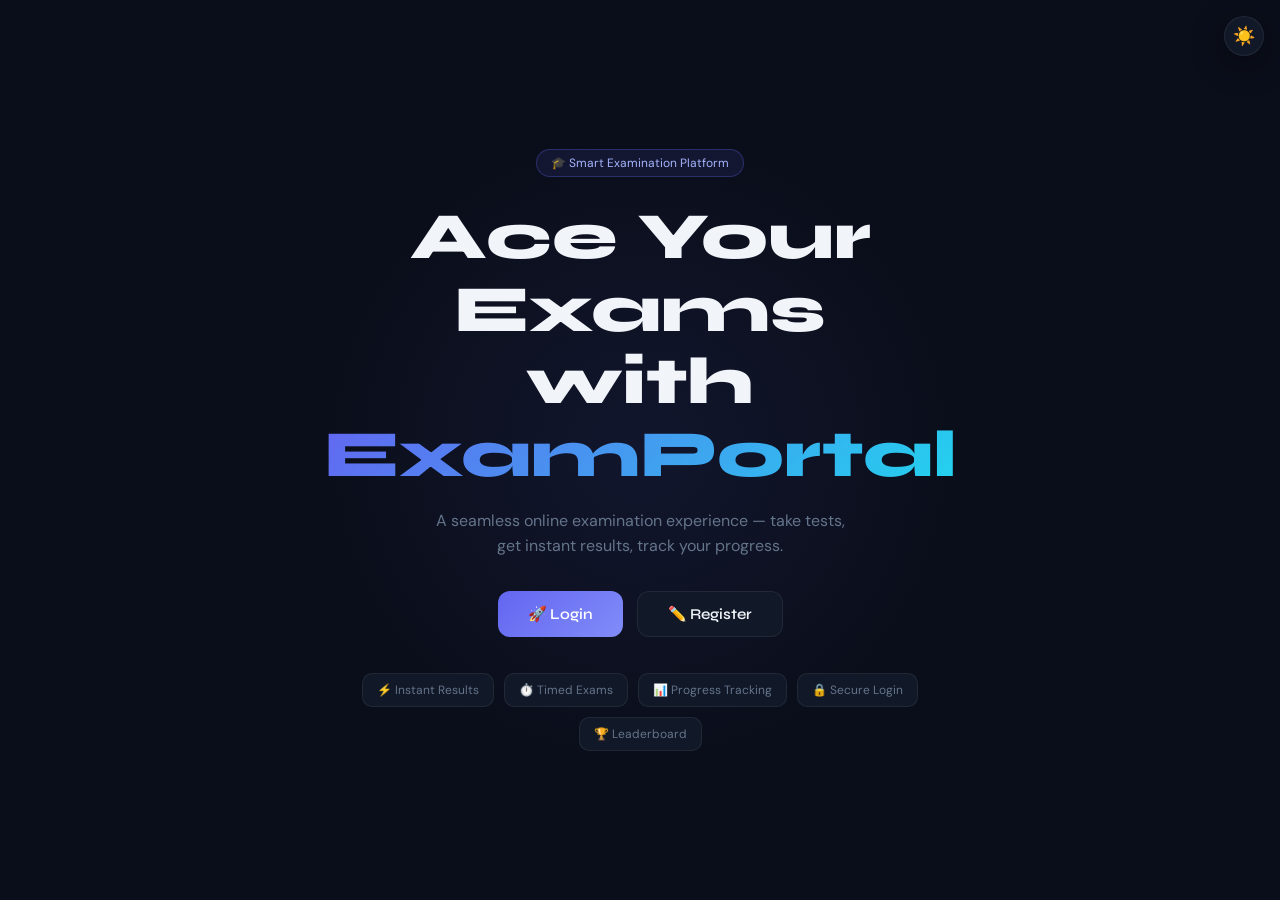
<file: frontend/index.html>
<!DOCTYPE html>
<html lang="en">
<head>
  <meta charset="UTF-8">
  <meta name="viewport" content="width=device-width, initial-scale=1.0">
  <title>ExamPortal — Smart Exam System</title>
  <link rel="stylesheet" href="assets/css/style.css">
</head>
<body>
  <button class="theme-toggle" id="themeToggle" onclick="toggleTheme()">☀️</button>

  <div class="index-page">
    <div class="index-content">
      <div class="index-badge">🎓 Smart Examination Platform</div>
      <h1 class="hero-title">Ace Your Exams<br>with <span>ExamPortal</span></h1>
      <p class="hero-sub">A seamless online examination experience — take tests, get instant results, track your progress.</p>
      <div class="hero-btns">
        <a href="pages/login.html" class="btn-hero btn-hero-primary">🚀 Login</a>
        <a href="pages/register.html" class="btn-hero btn-hero-secondary">✏️ Register</a>
      </div>
      <div class="feature-pills">
        <div class="pill">⚡ Instant Results</div>
        <div class="pill">⏱️ Timed Exams</div>
        <div class="pill">📊 Progress Tracking</div>
        <div class="pill">🔒 Secure Login</div>
        <div class="pill">🏆 Leaderboard</div>
      </div>
    </div>
  </div>

  <script src="assets/js/api.js"></script>
  <script>initTheme();</script>
</body>
</html>
</file>
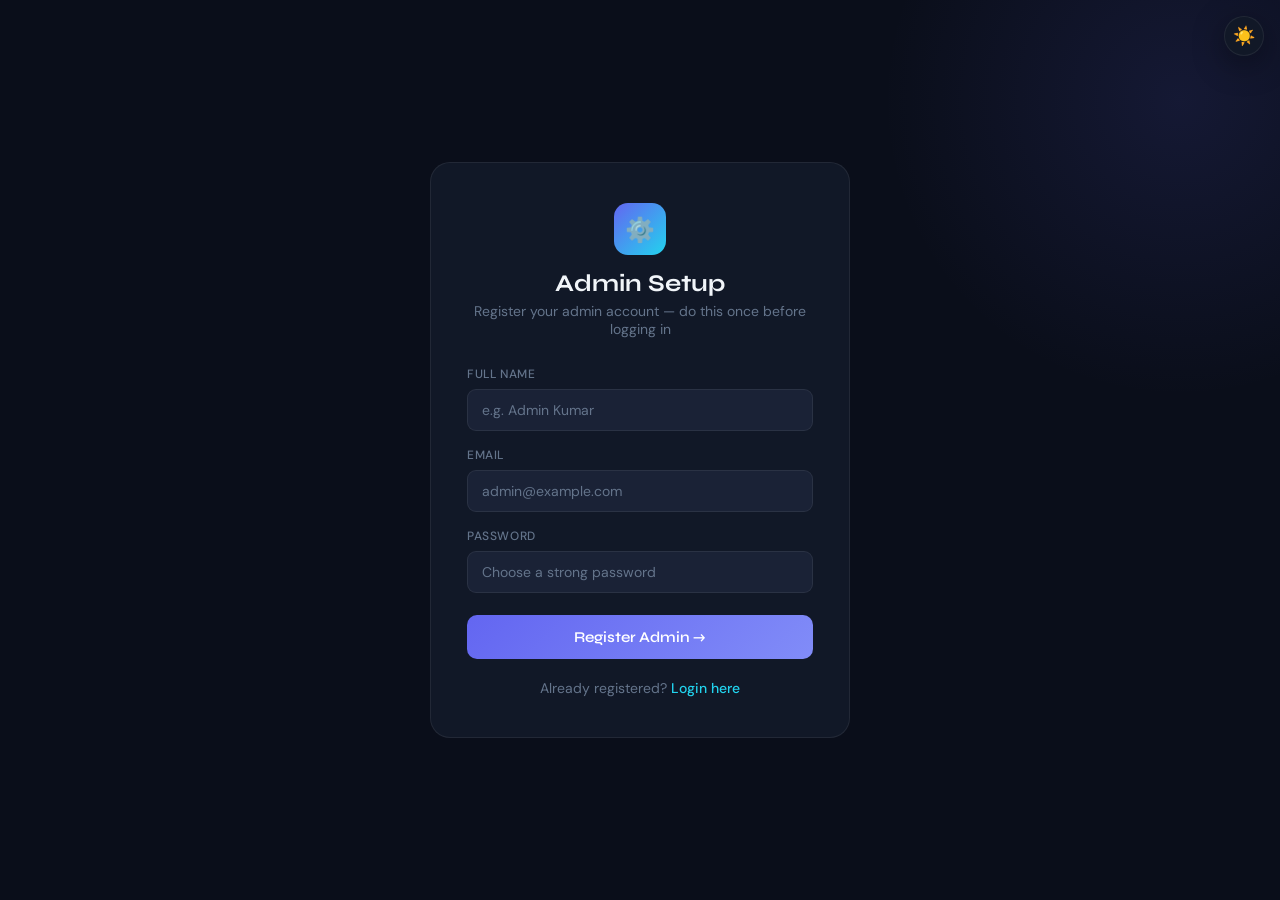
<file: frontend/pages/admin-register.html>
<!DOCTYPE html>
<html lang="en">
<head>
  <meta charset="UTF-8">
  <meta name="viewport" content="width=device-width, initial-scale=1.0">
  <title>Admin Setup — ExamPortal</title>
  <link rel="stylesheet" href="../assets/css/style.css">
</head>
<body>
  <button class="theme-toggle" id="themeToggle" onclick="toggleTheme()">☀️</button>

  <div class="auth-page">
    <div class="auth-card">
      <div class="brand">
        <div class="brand-icon">⚙️</div>
        <h2>Admin Setup</h2>
        <p class="subtitle">Register your admin account — do this once before logging in</p>
      </div>

      <div class="form-group">
        <label>Full Name</label>
        <input type="text" id="name" placeholder="e.g. Admin Kumar">
      </div>
      <div class="form-group">
        <label>Email</label>
        <input type="email" id="email" placeholder="admin@example.com">
      </div>
      <div class="form-group">
        <label>Password</label>
        <input type="password" id="password" placeholder="Choose a strong password">
      </div>

      <button class="btn btn-primary" onclick="handleRegister()" id="btn">
        Register Admin →
      </button>
      <div id="message" class="message"></div>

      <div class="auth-footer">
        Already registered? <a href="login.html">Login here</a>
      </div>
    </div>
  </div>

  <script src="../assets/js/api.js"></script>
  <script>
    initTheme();

    async function handleRegister() {
      const name     = document.getElementById("name").value.trim();
      const email    = document.getElementById("email").value.trim();
      const password = document.getElementById("password").value;
      const btn      = document.getElementById("btn");

      if (!name || !email || !password) { showMsg("Please fill in all fields.", "error"); return; }
      if (password.length < 6)          { showMsg("Password must be at least 6 characters.", "error"); return; }

      btn.textContent = "Registering..."; btn.disabled = true;

      try {
        // Call /teachers/register directly — no auth token needed (public endpoint)
        const response = await fetch("http://localhost:8091/teachers/register", {
          method: "POST",
          headers: { "Content-Type": "application/json" },
          body: JSON.stringify({ name, email, password })
        });

        if (!response.ok) {
          const err = await response.json().catch(() => ({}));
          throw new Error(err.message || err.error || "Registration failed");
        }

        const teacher = await response.json();
        showMsg(`✅ Admin "${teacher.name}" registered! Redirecting to login...`, "success");
        setTimeout(() => window.location.href = "login.html", 1500);

      } catch (err) {
        showMsg(err.message || "Registration failed. Is the backend running?", "error");
        btn.textContent = "Register Admin →"; btn.disabled = false;
      }
    }

    function showMsg(text, type) {
      const el = document.getElementById("message");
      el.textContent = text; el.className = "message " + type;
    }
  </script>
</body>
</html>
</file>
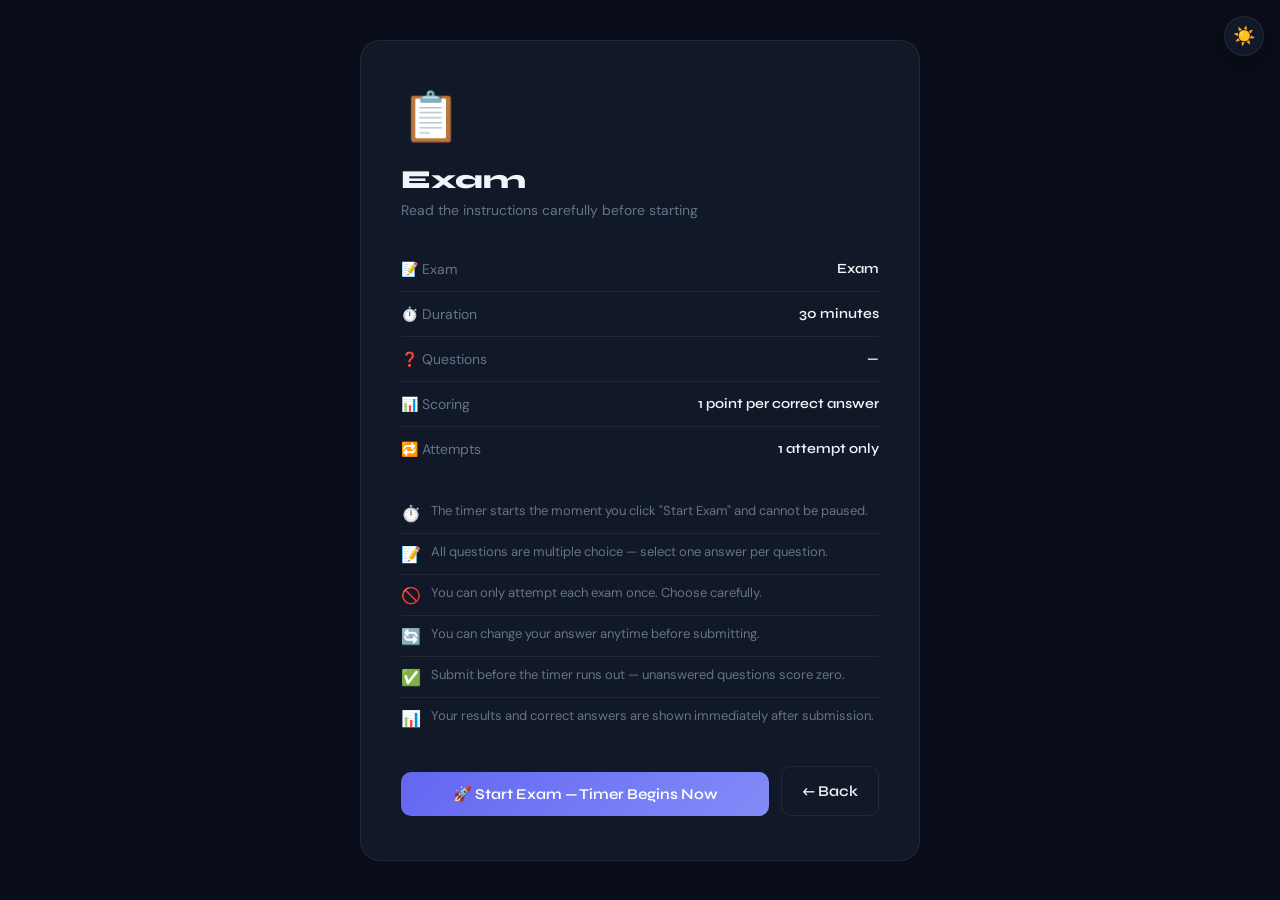
<file: frontend/pages/exam-instructions.html>
<!DOCTYPE html>
<html lang="en">
<head>
  <meta charset="UTF-8">
  <meta name="viewport" content="width=device-width, initial-scale=1.0">
  <title>Exam Instructions — ExamPortal</title>
  <link rel="stylesheet" href="../assets/css/style.css">
</head>
<body>
  <button class="theme-toggle" id="themeToggle" onclick="toggleTheme()">☀️</button>

  <div class="instructions-page">
    <div class="instructions-card">
      <div style="font-size:48px;margin-bottom:16px">📋</div>
      <h1 id="examTitleEl">Loading...</h1>
      <p class="exam-sub" id="examSubEl">Read the instructions carefully before starting</p>

      <div id="infoRows"></div>

      <ul class="rules-list">
        <li><span class="rule-icon">⏱️</span> The timer starts the moment you click "Start Exam" and cannot be paused.</li>
        <li><span class="rule-icon">📝</span> All questions are multiple choice — select one answer per question.</li>
        <li><span class="rule-icon">🚫</span> You can only attempt each exam once. Choose carefully.</li>
        <li><span class="rule-icon">🔄</span> You can change your answer anytime before submitting.</li>
        <li><span class="rule-icon">✅</span> Submit before the timer runs out — unanswered questions score zero.</li>
        <li><span class="rule-icon">📊</span> Your results and correct answers are shown immediately after submission.</li>
      </ul>

      <div style="display:flex;gap:12px;margin-top:28px;flex-wrap:wrap">
        <button class="btn btn-primary" onclick="beginExam()" id="startBtn" style="flex:1">
          🚀 Start Exam — Timer Begins Now
        </button>
        <button class="btn btn-outline" onclick="window.location.href='student-dashboard.html'" style="width:auto;padding:13px 20px">
          ← Back
        </button>
      </div>
    </div>
  </div>

  <script src="../assets/js/api.js"></script>
  <script>
    initTheme();

    const examId    = localStorage.getItem("examId");
    const examTitle = localStorage.getItem("examTitle") || "Exam";
    const duration  = localStorage.getItem("examDuration") || "30";

    document.getElementById("examTitleEl").textContent = examTitle;
    document.getElementById("examSubEl").textContent   = `Read the instructions carefully before starting`;

    // Load question count
    (async () => {
      let qCount = "—";
      try {
        const qs = await getQuestions(examId);
        qCount = qs.length;
      } catch(e) {}

      document.getElementById("infoRows").innerHTML = `
        <div class="info-row"><span class="k">📝 Exam</span><span class="v">${examTitle}</span></div>
        <div class="info-row"><span class="k">⏱️ Duration</span><span class="v">${duration} minutes</span></div>
        <div class="info-row"><span class="k">❓ Questions</span><span class="v">${qCount}</span></div>
        <div class="info-row"><span class="k">📊 Scoring</span><span class="v">1 point per correct answer</span></div>
        <div class="info-row"><span class="k">🔁 Attempts</span><span class="v">1 attempt only</span></div>
      `;
    })();

    function beginExam() {
      document.getElementById("startBtn").textContent = "Starting...";
      document.getElementById("startBtn").disabled = true;
      window.location.href = "exam.html";
    }
  </script>
</body>
</html>
</file>
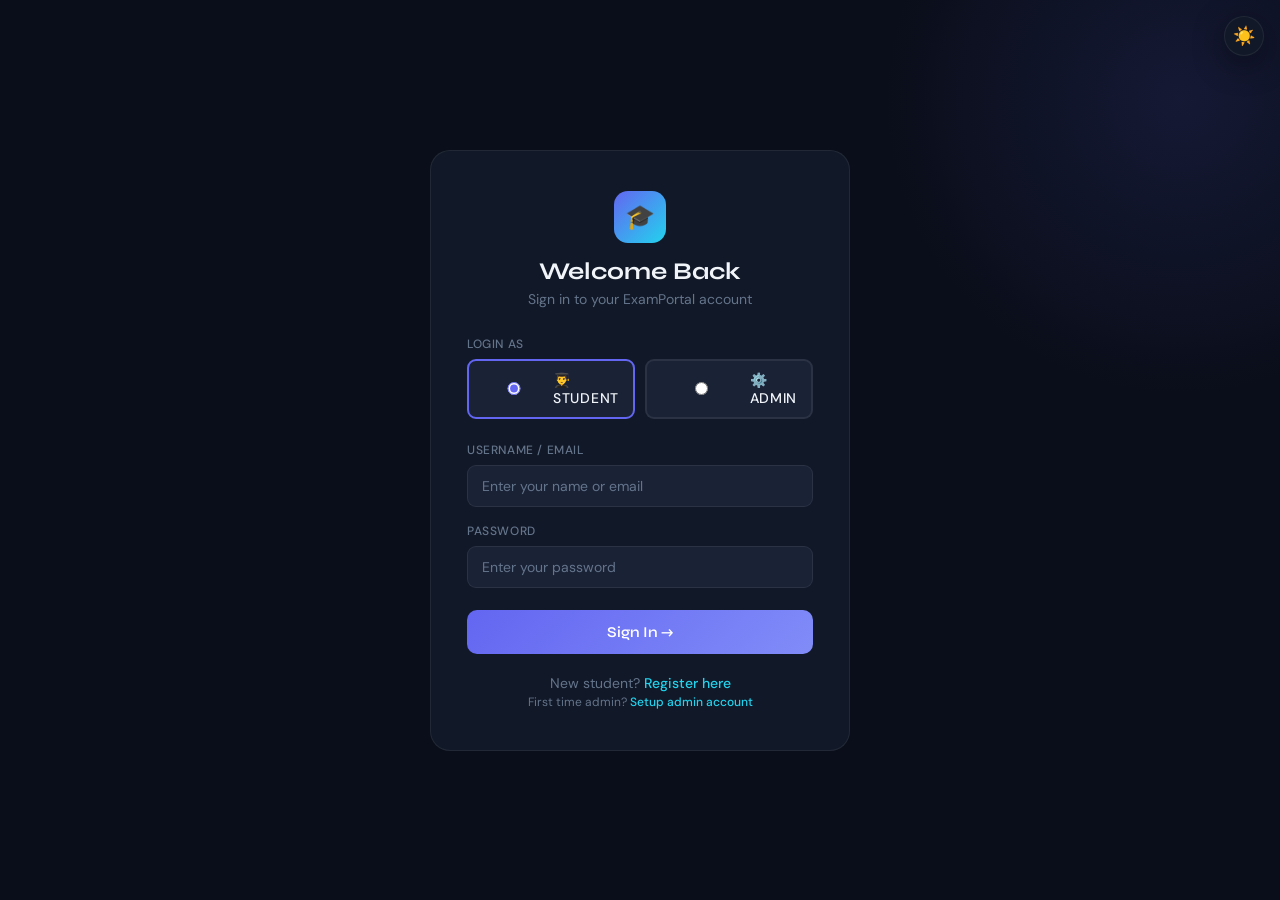
<file: frontend/pages/login.html>
<!DOCTYPE html>
<html lang="en">
<head>
  <meta charset="UTF-8">
  <meta name="viewport" content="width=device-width, initial-scale=1.0">
  <title>Login — ExamPortal</title>
  <link rel="stylesheet" href="../assets/css/style.css">
</head>
<body>
  <button class="theme-toggle" id="themeToggle" onclick="toggleTheme()">☀️</button>

  <div class="auth-page">
    <div class="auth-card">
      <div class="brand">
        <div class="brand-icon">🎓</div>
        <h2>Welcome Back</h2>
        <p class="subtitle">Sign in to your ExamPortal account</p>
      </div>

      <div class="form-group">
        <label>Login As</label>
        <div style="display:flex;gap:10px;margin-top:4px">
          <label id="lbl-student" style="flex:1;display:flex;align-items:center;gap:8px;padding:10px 14px;background:var(--surface2);border:2px solid var(--accent);border-radius:9px;cursor:pointer;font-size:14px;color:var(--text)">
            <input type="radio" name="role" value="student" checked style="accent-color:var(--accent)"> 👨‍🎓 Student
          </label>
          <label id="lbl-admin" style="flex:1;display:flex;align-items:center;gap:8px;padding:10px 14px;background:var(--surface2);border:2px solid var(--border);border-radius:9px;cursor:pointer;font-size:14px;color:var(--text)">
            <input type="radio" name="role" value="admin" style="accent-color:var(--accent)"> ⚙️ Admin
          </label>
        </div>
      </div>

      <div class="form-group">
        <label>Username / Email</label>
        <input type="text" id="username" placeholder="Enter your name or email" autocomplete="username">
      </div>

      <div class="form-group">
        <label>Password</label>
        <input type="password" id="password" placeholder="Enter your password" autocomplete="current-password">
      </div>

      <button class="btn btn-primary" onclick="handleLogin()" id="loginBtn">Sign In →</button>
      <div id="message" class="message"></div>

      <div class="auth-footer">
        New student? <a href="register.html">Register here</a><br>
        <span style="font-size:12px">First time admin? <a href="admin-register.html">Setup admin account</a></span>
      </div>
    </div>
  </div>

  <script src="../assets/js/api.js"></script>
  <script>
    initTheme();
    document.addEventListener("keydown", e => { if (e.key === "Enter") handleLogin(); });

    document.querySelectorAll('input[name="role"]').forEach(r => {
      r.addEventListener("change", () => {
        document.getElementById("lbl-student").style.borderColor =
          document.querySelector('input[name="role"][value="student"]').checked ? "var(--accent)" : "var(--border)";
        document.getElementById("lbl-admin").style.borderColor =
          document.querySelector('input[name="role"][value="admin"]').checked ? "var(--accent)" : "var(--border)";
      });
    });

    async function handleLogin() {
      const username = document.getElementById("username").value.trim();
      const password = document.getElementById("password").value;
      const role     = document.querySelector('input[name="role"]:checked').value;
      const btn      = document.getElementById("loginBtn");

      if (!username) { showMsg("Please enter your username or email.", "error"); return; }
      if (!password) { showMsg("Please enter your password.", "error"); return; }

      btn.textContent = "Signing in..."; btn.disabled = true;

      try {
        const result = await login({ username, password, role });

        localStorage.setItem("token",    result.token);
        localStorage.setItem("username", username);
        localStorage.setItem("role",     role);

        if (role === "admin") {
          if (result.teacherId) localStorage.setItem("teacherId", result.teacherId);
          localStorage.setItem("adminName", result.adminName || username);
          showMsg("Welcome Admin! Redirecting...", "success");
          setTimeout(() => window.location.href = "admin-dashboard.html", 700);
        } else {
          // Server returns studentId directly — no extra lookup needed
          if (result.studentId)    localStorage.setItem("studentId",    result.studentId);
          if (result.studentName)  localStorage.setItem("studentName",  result.studentName);
          if (result.studentEmail) localStorage.setItem("studentEmail", result.studentEmail);
          showMsg("Login successful! Redirecting...", "success");
          setTimeout(() => window.location.href = "student-dashboard.html", 700);
        }
      } catch (err) {
        showMsg(err.message || "Login failed. Please try again.", "error");
        btn.textContent = "Sign In →"; btn.disabled = false;
      }
    }

    function showMsg(text, type) {
      const el = document.getElementById("message");
      el.textContent = text; el.className = "message " + type;
    }
  </script>
</body>
</html>
</file>
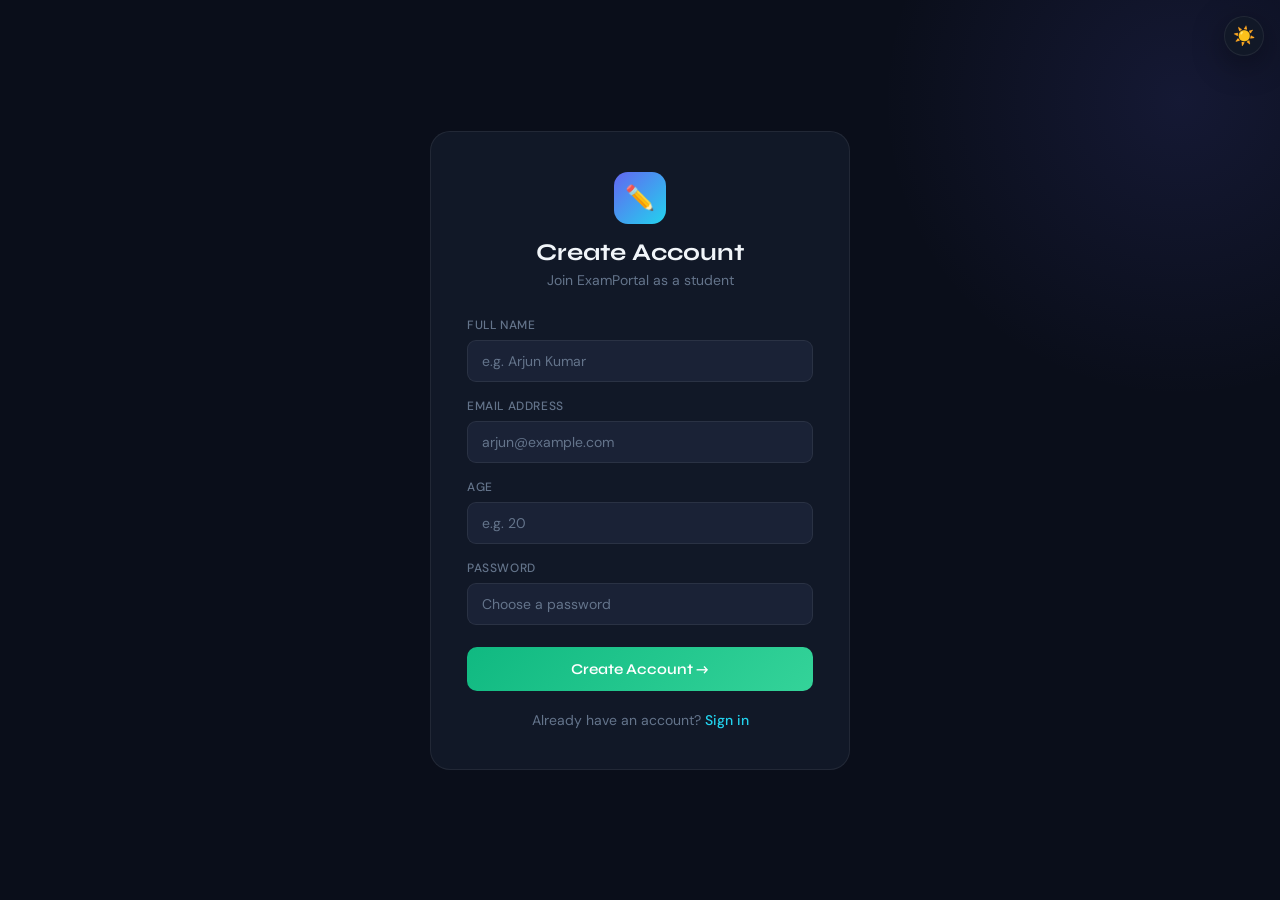
<file: frontend/pages/register.html>
<!DOCTYPE html>
<html lang="en">
<head>
  <meta charset="UTF-8">
  <meta name="viewport" content="width=device-width, initial-scale=1.0">
  <title>Register — ExamPortal</title>
  <link rel="stylesheet" href="../assets/css/style.css">
</head>
<body>
  <button class="theme-toggle" id="themeToggle" onclick="toggleTheme()">☀️</button>

  <div class="auth-page">
    <div class="auth-card">
      <div class="brand">
        <div class="brand-icon">✏️</div>
        <h2>Create Account</h2>
        <p class="subtitle">Join ExamPortal as a student</p>
      </div>

      <div class="form-group">
        <label>Full Name</label>
        <input type="text" id="name" placeholder="e.g. Arjun Kumar" autocomplete="name">
      </div>
      <div class="form-group">
        <label>Email Address</label>
        <input type="email" id="email" placeholder="arjun@example.com" autocomplete="email">
      </div>
      <div class="form-group">
        <label>Age</label>
        <input type="number" id="age" placeholder="e.g. 20" min="18" max="60">
      </div>
      <div class="form-group">
        <label>Password</label>
        <input type="password" id="password" placeholder="Choose a password" autocomplete="new-password">
      </div>

      <button class="btn btn-success" onclick="handleRegister()" id="registerBtn">Create Account →</button>
      <div id="message" class="message"></div>

      <div class="auth-footer">
        Already have an account? <a href="login.html">Sign in</a>
      </div>
    </div>
  </div>

  <script src="../assets/js/api.js"></script>
  <script>
    initTheme();

    async function handleRegister() {
      const name     = document.getElementById("name").value.trim();
      const email    = document.getElementById("email").value.trim();
      const age      = parseInt(document.getElementById("age").value);
      const password = document.getElementById("password").value;
      const btn      = document.getElementById("registerBtn");

      if (!name || !email || !age || !password) { showMsg("Please fill in all fields.", "error"); return; }
      if (age < 18 || age > 60)                 { showMsg("Age must be between 18 and 60.", "error"); return; }
      if (password.length < 6)                  { showMsg("Password must be at least 6 characters.", "error"); return; }

      btn.textContent = "Creating account..."; btn.disabled = true;

      try {
        const student = await registerUser({ name, email, age, password });

        if (student?.id) {
          localStorage.setItem("studentId",    student.id);
          localStorage.setItem("studentName",  student.name);
          localStorage.setItem("studentEmail", student.email);
        }

        showMsg("Account created! Redirecting to login...", "success");
        setTimeout(() => window.location.href = "login.html", 1200);
      } catch (err) {
        showMsg(err.message || "Registration failed.", "error");
        btn.textContent = "Create Account →"; btn.disabled = false;
      }
    }

    function showMsg(text, type) {
      const el = document.getElementById("message");
      el.textContent = text; el.className = "message " + type;
    }
  </script>
</body>
</html>
</file>
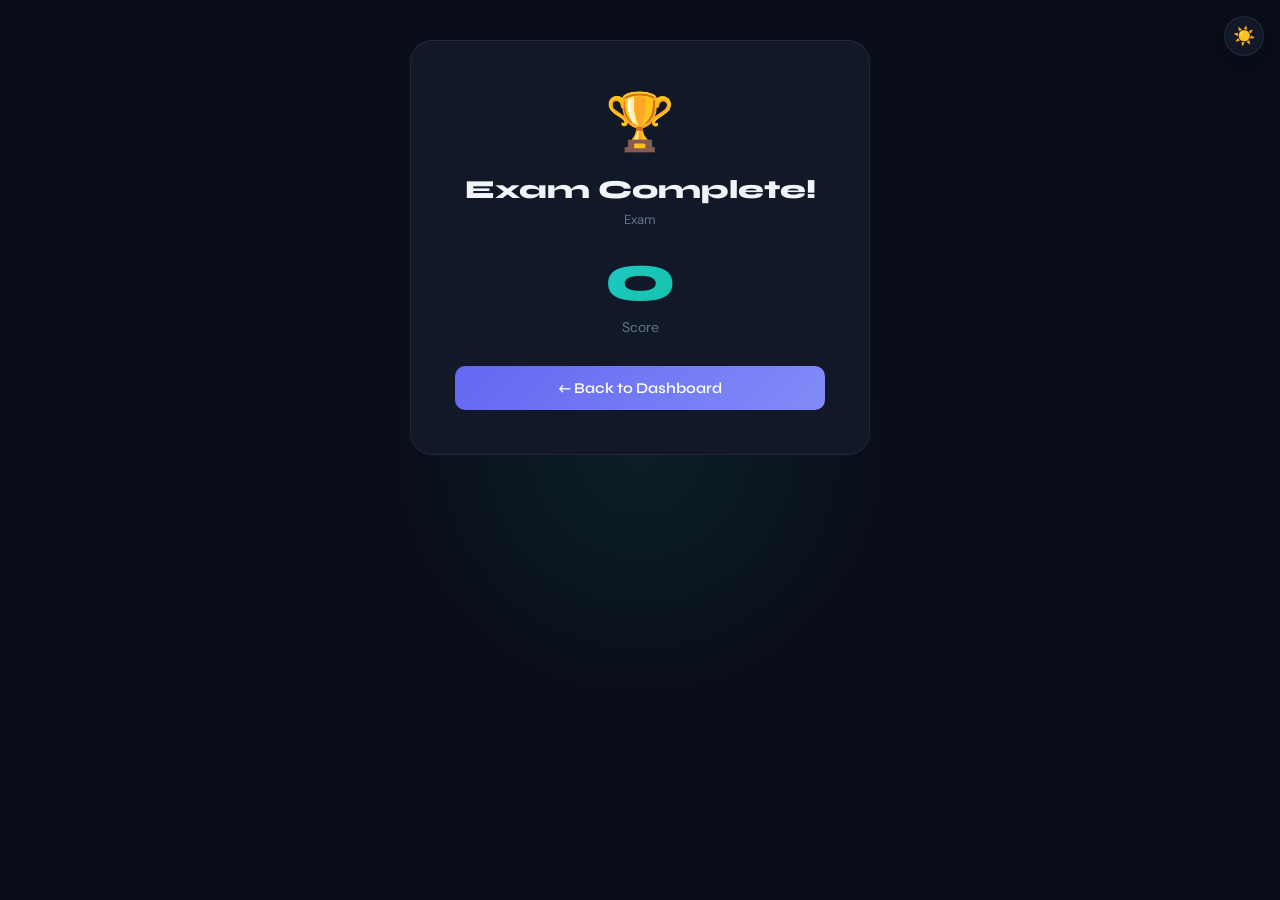
<file: frontend/pages/result.html>
<!DOCTYPE html>
<html lang="en">
<head>
  <meta charset="UTF-8">
  <meta name="viewport" content="width=device-width, initial-scale=1.0">
  <title>Result — ExamPortal</title>
  <link rel="stylesheet" href="../assets/css/style.css">
</head>
<body>
  <button class="theme-toggle" id="themeToggle" onclick="toggleTheme()">☀️</button>

  <div class="result-page">

    <!-- Score summary card -->
    <div class="result-card">
      <div class="result-icon" id="resultIcon">🏆</div>
      <h1>Exam Complete!</h1>
      <p style="color:var(--muted);font-size:13px;margin-top:4px" id="examNameLabel"></p>
      <div class="score-display" id="scoreDisplay">—</div>
      <div class="score-label" id="scoreLabel">Score</div>
      <div style="margin-bottom:24px" id="scoreBadge"></div>
      <div style="display:flex;flex-direction:column;gap:10px">
        <button class="btn btn-primary" onclick="window.location.href='student-dashboard.html'">← Back to Dashboard</button>
      </div>
    </div>

    <!-- Full question breakdown -->
    <div class="breakdown-section" id="breakdownSection"></div>

  </div>

  <script src="../assets/js/api.js"></script>
  <script>
    initTheme();

    const score          = parseInt(localStorage.getItem("score") || "0");
    const total          = parseInt(localStorage.getItem("totalQuestions") || "0");
    const examTitle      = localStorage.getItem("examTitle") || "Exam";
    const correctAnswers = JSON.parse(localStorage.getItem("correctAnswers") || "{}");
    const myAnswers      = JSON.parse(localStorage.getItem("myAnswers") || "{}");
    const questions      = JSON.parse(localStorage.getItem("examQuestions") || "[]");

    // Score summary
    document.getElementById("scoreDisplay").textContent = score;
    document.getElementById("examNameLabel").textContent = examTitle;

    if (total > 0) {
      const pct = Math.round((score / total) * 100);
      document.getElementById("scoreLabel").textContent = `${score} out of ${total} correct (${pct}%)`;

      let icon = "🏆", badgeHtml = "";
      if (pct >= 80)      { icon = "🏆"; badgeHtml = `<span class="badge badge-green">Excellent!</span>`; }
      else if (pct >= 60) { icon = "👍"; badgeHtml = `<span class="badge badge-blue">Good Job</span>`; }
      else                { icon = "📚"; badgeHtml = `<span class="badge" style="background:rgba(245,158,11,.1);color:#fcd34d;border:1px solid rgba(245,158,11,.2)">Keep Practicing</span>`; }

      document.getElementById("resultIcon").textContent = icon;
      document.getElementById("scoreBadge").innerHTML   = badgeHtml;
    }

    // Full breakdown — show every question with correct/wrong highlighting
    if (questions.length > 0) {
      const optionKeys   = ["A","B","C","D"];
      const optionFields = ["optionA","optionB","optionC","optionD"];

      const html = questions.map((q, i) => {
        const correctKey = String(correctAnswers[q.id] || "");
        const myKey      = String(myAnswers[q.id]      || "");
        const isCorrect  = myKey === correctKey;

        const optsHtml = optionKeys.map((key, ki) => {
          let cls = "neutral", badge = "";
          if (key === correctKey)       { cls = "correct-ans"; badge = `<span class="opt-badge ans">✓ Correct</span>`; }
          if (key === myKey && !isCorrect && myKey) { cls = "wrong-ans";   badge = `<span class="opt-badge your">Your answer</span>`; }
          if (key === myKey && isCorrect)           badge = `<span class="opt-badge your">Your answer</span>`;
          return `<div class="breakdown-opt ${cls}">
            <span class="option-key" style="width:22px;height:22px;font-size:11px;border-radius:5px;display:flex;align-items:center;justify-content:center;font-weight:700;background:var(--surface);border:1px solid var(--border);flex-shrink:0">${key}</span>
            <span>${q[optionFields[ki]]}</span>${badge}
          </div>`;
        }).join("");

        const statusIcon = !myKey ? "⬜" : isCorrect ? "✅" : "❌";

        return `
          <div class="breakdown-card" style="animation-delay:${i * 0.04}s">
            <div style="display:flex;align-items:center;gap:10px;margin-bottom:12px">
              <span style="font-size:20px">${statusIcon}</span>
              <span style="font-size:12px;font-weight:600;color:var(--muted);text-transform:uppercase;letter-spacing:.05em">Question ${i + 1}</span>
              ${!myKey ? `<span class="badge badge-red" style="margin-left:auto">Not Answered</span>` : ""}
            </div>
            <div class="q-text">${q.questionText}</div>
            ${optsHtml}
          </div>`;
      }).join("");

      document.getElementById("breakdownSection").innerHTML = `
        <h2 style="font-family:'Syne',sans-serif;font-size:20px;font-weight:700;margin-bottom:20px;text-align:center">
          Question Breakdown
        </h2>${html}`;
    }
  </script>
</body>
</html>
</file>
<file: frontend/assets/css/style.css>
@import url('https://fonts.googleapis.com/css2?family=Syne:wght@400;500;600;700;800&family=DM+Sans:wght@300;400;500&display=swap');

/* ─── THEME VARIABLES ─── */
:root {
  --bg:#0a0e1a; --surface:#111827; --surface2:#1a2236;
  --border:rgba(255,255,255,0.07); --accent:#6366f1; --accent2:#22d3ee;
  --accent3:#f472b6; --success:#10b981; --danger:#ef4444; --warning:#f59e0b;
  --text:#f1f5f9; --muted:#64748b; --card-shadow:0 8px 32px rgba(0,0,0,0.4);
}
[data-theme="light"] {
  --bg:#f4f6fb; --surface:#ffffff; --surface2:#f1f5f9;
  --border:rgba(0,0,0,0.08); --accent:#4f46e5; --accent2:#0891b2;
  --accent3:#db2777; --success:#059669; --danger:#dc2626; --warning:#d97706;
  --text:#0f172a; --muted:#64748b; --card-shadow:0 4px 20px rgba(0,0,0,0.08);
}

*,*::before,*::after{box-sizing:border-box;margin:0;padding:0}
html{scroll-behavior:smooth}
body{font-family:'DM Sans',sans-serif;background:var(--bg);color:var(--text);min-height:100vh;transition:background .3s,color .3s}

/* ─── THEME TOGGLE ─── */
.theme-toggle{position:fixed;top:16px;right:16px;z-index:200;background:var(--surface);border:1px solid var(--border);border-radius:50%;width:40px;height:40px;display:flex;align-items:center;justify-content:center;cursor:pointer;font-size:18px;box-shadow:var(--card-shadow);transition:all .2s}
.theme-toggle:hover{transform:scale(1.1)}

/* ─── AUTH PAGES ─── */
.auth-page{min-height:100vh;display:flex;align-items:center;justify-content:center;background:var(--bg);padding:20px;position:relative;overflow:hidden}
.auth-page::before{content:'';position:absolute;width:600px;height:600px;background:radial-gradient(circle,rgba(99,102,241,.12) 0%,transparent 70%);top:-200px;right:-200px;pointer-events:none}
.auth-card{width:100%;max-width:420px;background:var(--surface);border:1px solid var(--border);border-radius:20px;padding:40px 36px;position:relative;z-index:1;animation:slideUp .5s ease}
.auth-card .brand{text-align:center;margin-bottom:28px}
.brand-icon{width:52px;height:52px;background:linear-gradient(135deg,var(--accent),var(--accent2));border-radius:14px;display:inline-flex;align-items:center;justify-content:center;font-size:24px;margin-bottom:14px}
.auth-card h2{font-family:'Syne',sans-serif;font-size:24px;font-weight:700}
.auth-card .subtitle{color:var(--muted);font-size:14px;margin-top:4px}
.form-group{margin-bottom:16px}
.form-group label{display:block;font-size:12px;font-weight:500;color:var(--muted);text-transform:uppercase;letter-spacing:.05em;margin-bottom:7px}
.form-group input,.form-group select{width:100%;padding:11px 14px;background:var(--surface2);border:1px solid var(--border);border-radius:9px;color:var(--text);font-family:'DM Sans',sans-serif;font-size:14px;transition:border-color .2s,box-shadow .2s;outline:none}
.form-group input:focus,.form-group select:focus{border-color:var(--accent);box-shadow:0 0 0 3px rgba(99,102,241,.15)}
.form-group input::placeholder{color:var(--muted)}
.btn{width:100%;padding:13px;border:none;border-radius:10px;font-family:'Syne',sans-serif;font-size:15px;font-weight:600;cursor:pointer;transition:all .2s}
.btn-primary{background:linear-gradient(135deg,var(--accent),#818cf8);color:#fff;margin-top:6px}
.btn-primary:hover{transform:translateY(-1px);box-shadow:0 8px 24px rgba(99,102,241,.4)}
.btn-success{background:linear-gradient(135deg,var(--success),#34d399);color:#fff;margin-top:6px}
.btn-success:hover{transform:translateY(-1px);box-shadow:0 8px 24px rgba(16,185,129,.4)}
.btn-outline{background:transparent;border:1px solid var(--border);color:var(--text)}
.btn-outline:hover{background:var(--surface2)}
.btn-danger-full{background:linear-gradient(135deg,var(--danger),#f87171);color:#fff;border:none;border-radius:10px;padding:11px 28px;font-family:'Syne',sans-serif;font-weight:600;cursor:pointer;transition:all .2s}
.btn-danger-full:hover{transform:translateY(-1px);box-shadow:0 6px 20px rgba(239,68,68,.4)}
.auth-footer{text-align:center;margin-top:20px;font-size:14px;color:var(--muted)}
.auth-footer a{color:var(--accent2);text-decoration:none;font-weight:500}
.message{padding:11px 15px;border-radius:8px;font-size:13px;margin-top:12px;display:none}
.message.error{background:rgba(239,68,68,.1);border:1px solid rgba(239,68,68,.3);color:#fca5a5;display:block}
.message.success{background:rgba(16,185,129,.1);border:1px solid rgba(16,185,129,.3);color:#6ee7b7;display:block}

/* ─── DASHBOARD LAYOUT ─── */
.dashboard{display:flex;height:100vh;overflow:hidden}
.sidebar{width:240px;background:var(--surface);border-right:1px solid var(--border);display:flex;flex-direction:column;padding:20px 14px;flex-shrink:0;transition:transform .3s}
.sidebar-brand{display:flex;align-items:center;gap:10px;padding:6px 10px;margin-bottom:24px}
.icon{width:34px;height:34px;background:linear-gradient(135deg,var(--accent),var(--accent2));border-radius:9px;display:flex;align-items:center;justify-content:center;font-size:16px;flex-shrink:0}
.sidebar-brand h2{font-family:'Syne',sans-serif;font-size:15px;font-weight:700}
.sidebar-brand span{font-size:10px;color:var(--muted);display:block}
.sidebar-nav{list-style:none;display:flex;flex-direction:column;gap:3px;flex:1}
.sidebar-nav li{display:flex;align-items:center;gap:10px;padding:10px 12px;border-radius:9px;font-size:13px;font-weight:500;color:var(--muted);cursor:pointer;transition:all .15s}
.sidebar-nav li:hover{background:var(--surface2);color:var(--text)}
.sidebar-nav li.active{background:rgba(99,102,241,.15);color:var(--accent)}
.sidebar-nav li.logout{color:var(--danger)}
.sidebar-nav li.logout:hover{background:rgba(239,68,68,.1)}
.nav-icon{font-size:17px}
.sidebar-footer{margin-top:auto;padding:14px 10px 4px;border-top:1px solid var(--border)}
.user-badge{display:flex;align-items:center;gap:9px}
.user-avatar{width:32px;height:32px;background:linear-gradient(135deg,var(--accent3),var(--accent));border-radius:50%;display:flex;align-items:center;justify-content:center;font-weight:700;font-size:13px;color:#fff;flex-shrink:0}
.user-info .name{font-size:13px;font-weight:600}
.user-info .role{font-size:11px;color:var(--muted)}

/* Mobile hamburger */
.hamburger{display:none;position:fixed;top:14px;left:14px;z-index:300;background:var(--surface);border:1px solid var(--border);border-radius:9px;width:40px;height:40px;align-items:center;justify-content:center;font-size:20px;cursor:pointer;box-shadow:var(--card-shadow)}
.sidebar-overlay{display:none;position:fixed;inset:0;background:rgba(0,0,0,.5);z-index:250}

/* ─── MAIN CONTENT ─── */
.main{flex:1;overflow-y:auto;padding:32px 36px;background:var(--bg)}
.page-header{margin-bottom:28px}
.page-header h1{font-family:'Syne',sans-serif;font-size:26px;font-weight:700}
.page-header p{color:var(--muted);font-size:14px;margin-top:4px}

/* ─── SEARCH BAR ─── */
.search-bar{display:flex;gap:10px;margin-bottom:22px;flex-wrap:wrap}
.search-input{flex:1;min-width:200px;padding:10px 16px;background:var(--surface);border:1px solid var(--border);border-radius:10px;color:var(--text);font-family:'DM Sans',sans-serif;font-size:14px;outline:none}
.search-input:focus{border-color:var(--accent);box-shadow:0 0 0 3px rgba(99,102,241,.12)}
.filter-select{padding:10px 14px;background:var(--surface);border:1px solid var(--border);border-radius:10px;color:var(--text);font-family:'DM Sans',sans-serif;font-size:14px;outline:none;cursor:pointer}

/* ─── STAT CARDS ─── */
.stats-grid{display:grid;grid-template-columns:repeat(auto-fit,minmax(180px,1fr));gap:16px;margin-bottom:28px}
.stat-card{background:var(--surface);border:1px solid var(--border);border-radius:16px;padding:22px;position:relative;overflow:hidden;transition:transform .2s,box-shadow .2s;animation:fadeIn .4s ease both}
.stat-card:hover{transform:translateY(-2px);box-shadow:var(--card-shadow)}
.stat-card::before{content:'';position:absolute;top:0;right:0;width:70px;height:70px;border-radius:0 16px 0 70px;opacity:.12}
.stat-card.indigo::before{background:var(--accent)}
.stat-card.cyan::before{background:var(--accent2)}
.stat-card.pink::before{background:var(--accent3)}
.stat-card.amber::before{background:var(--warning)}
.stat-card.green::before{background:var(--success)}
.stat-icon{font-size:24px;margin-bottom:12px}
.stat-value{font-family:'Syne',sans-serif;font-size:30px;font-weight:800;line-height:1;margin-bottom:5px}
.stat-label{font-size:12px;color:var(--muted);font-weight:500}

/* ─── EXAM CARDS ─── */
.exam-grid{display:grid;grid-template-columns:repeat(auto-fill,minmax(260px,1fr));gap:18px}
.exam-card{background:var(--surface);border:1px solid var(--border);border-radius:16px;padding:22px;transition:all .2s;animation:fadeIn .4s ease both;position:relative;overflow:hidden}
.exam-card::after{content:'';position:absolute;top:0;left:0;right:0;height:3px;background:linear-gradient(90deg,var(--accent),var(--accent2))}
.exam-card:hover{transform:translateY(-3px);box-shadow:0 16px 40px rgba(0,0,0,.3),0 0 0 1px rgba(99,102,241,.2)}
.exam-card.already-taken{opacity:.6}
.exam-card.already-taken::after{background:var(--muted)}
.exam-card h3{font-family:'Syne',sans-serif;font-size:16px;font-weight:700;margin-bottom:10px}
.exam-meta{display:flex;gap:10px;margin-bottom:18px;flex-wrap:wrap}
.exam-tag{font-size:11px;padding:3px 9px;border-radius:20px;background:var(--surface2);color:var(--muted);border:1px solid var(--border);display:flex;align-items:center;gap:3px}
.btn-start{width:100%;padding:11px;background:linear-gradient(135deg,var(--accent),#818cf8);border:none;border-radius:8px;color:#fff;font-family:'Syne',sans-serif;font-size:13px;font-weight:600;cursor:pointer;transition:all .2s}
.btn-start:hover{box-shadow:0 6px 20px rgba(99,102,241,.4);transform:translateY(-1px)}
.btn-start:disabled{background:var(--muted);cursor:not-allowed;transform:none;box-shadow:none}

/* ─── SECTION CARD ─── */
.section-card{background:var(--surface);border:1px solid var(--border);border-radius:16px;padding:24px;margin-bottom:22px}
.section-card h3{font-family:'Syne',sans-serif;font-size:15px;font-weight:700;margin-bottom:18px;display:flex;align-items:center;gap:8px}

/* ─── EXAM PAGE ─── */
.exam-page{min-height:100vh;background:var(--bg);padding:28px 20px}
.exam-topbar{max-width:900px;margin:0 auto 24px;display:flex;justify-content:space-between;align-items:center;background:var(--surface);border:1px solid var(--border);border-radius:14px;padding:14px 22px;gap:12px;flex-wrap:wrap}
.exam-topbar h2{font-family:'Syne',sans-serif;font-size:17px;font-weight:700}
.timer-badge{display:flex;align-items:center;gap:7px;background:rgba(239,68,68,.1);border:1px solid rgba(239,68,68,.3);border-radius:8px;padding:8px 16px;color:#fca5a5;font-family:'Syne',sans-serif;font-size:17px;font-weight:700}
.timer-badge.warning{background:rgba(245,158,11,.1);border-color:rgba(245,158,11,.3);color:#fcd34d;animation:pulse 1s infinite}

/* Exam layout with nav panel */
.exam-layout{max-width:900px;margin:0 auto;display:grid;grid-template-columns:1fr 200px;gap:20px;align-items:start}
.question-card{background:var(--surface);border:1px solid var(--border);border-radius:16px;padding:26px;margin-bottom:18px;animation:fadeIn .3s ease both}
.question-num{font-size:11px;font-weight:600;color:var(--accent);text-transform:uppercase;letter-spacing:.08em;margin-bottom:8px}
.question-text{font-size:15px;font-weight:500;margin-bottom:18px;line-height:1.6}
.options-grid{display:grid;grid-template-columns:1fr 1fr;gap:9px}
.option-label{display:flex;align-items:center;gap:10px;padding:12px 14px;background:var(--surface2);border:1px solid var(--border);border-radius:10px;cursor:pointer;transition:all .15s;font-size:13px}
.option-label:hover{border-color:var(--accent);background:rgba(99,102,241,.07)}
.option-label input[type="radio"]{display:none}
.option-label.selected{border-color:var(--accent);background:rgba(99,102,241,.15);color:#a5b4fc}
.option-label.correct{border-color:var(--success);background:rgba(16,185,129,.12);color:#6ee7b7}
.option-label.wrong{border-color:var(--danger);background:rgba(239,68,68,.1);color:#fca5a5}
.option-key{width:26px;height:26px;background:var(--surface);border-radius:6px;display:flex;align-items:center;justify-content:center;font-family:'Syne',sans-serif;font-weight:700;font-size:11px;flex-shrink:0;color:var(--muted);border:1px solid var(--border)}
.option-label.selected .option-key{background:var(--accent);color:#fff;border-color:var(--accent)}
.option-label.correct .option-key{background:var(--success);color:#fff;border-color:var(--success)}
.option-label.wrong .option-key{background:var(--danger);color:#fff;border-color:var(--danger)}

/* Question nav panel */
.q-nav-panel{background:var(--surface);border:1px solid var(--border);border-radius:16px;padding:18px;position:sticky;top:20px}
.q-nav-panel h4{font-family:'Syne',sans-serif;font-size:13px;font-weight:700;margin-bottom:14px;color:var(--muted);text-transform:uppercase;letter-spacing:.05em}
.q-nav-grid{display:grid;grid-template-columns:repeat(4,1fr);gap:6px;margin-bottom:16px}
.q-nav-btn{width:100%;aspect-ratio:1;border:1px solid var(--border);border-radius:7px;background:var(--surface2);color:var(--muted);font-family:'Syne',sans-serif;font-size:12px;font-weight:600;cursor:pointer;transition:all .15s}
.q-nav-btn:hover{border-color:var(--accent);color:var(--accent)}
.q-nav-btn.answered{background:rgba(16,185,129,.15);border-color:var(--success);color:var(--success)}
.q-nav-btn.current{background:rgba(99,102,241,.2);border-color:var(--accent);color:var(--accent)}
.q-nav-legend{font-size:11px;color:var(--muted);line-height:1.8}
.legend-dot{display:inline-block;width:8px;height:8px;border-radius:2px;margin-right:5px}

.submit-bar{max-width:900px;margin:0 auto 40px;display:flex;justify-content:flex-end}
.btn-submit-exam{padding:13px 36px;background:linear-gradient(135deg,var(--success),#34d399);border:none;border-radius:10px;color:#fff;font-family:'Syne',sans-serif;font-size:15px;font-weight:700;cursor:pointer;transition:all .2s}
.btn-submit-exam:hover{transform:translateY(-2px);box-shadow:0 8px 24px rgba(16,185,129,.4)}

/* ─── EXAM INSTRUCTIONS ─── */
.instructions-page{min-height:100vh;display:flex;align-items:center;justify-content:center;background:var(--bg);padding:24px}
.instructions-card{background:var(--surface);border:1px solid var(--border);border-radius:20px;padding:44px 40px;max-width:560px;width:100%;animation:slideUp .4s ease}
.instructions-card h1{font-family:'Syne',sans-serif;font-size:26px;font-weight:800;margin-bottom:6px}
.instructions-card .exam-sub{color:var(--muted);font-size:14px;margin-bottom:28px}
.info-row{display:flex;justify-content:space-between;align-items:center;padding:13px 0;border-bottom:1px solid var(--border);font-size:14px}
.info-row:last-of-type{border-bottom:none}
.info-row .k{color:var(--muted)}
.info-row .v{font-weight:600;font-family:'Syne',sans-serif}
.rules-list{margin:22px 0;padding:0;list-style:none}
.rules-list li{display:flex;align-items:flex-start;gap:10px;padding:9px 0;font-size:13px;color:var(--muted);border-bottom:1px solid var(--border)}
.rules-list li:last-child{border-bottom:none}
.rule-icon{font-size:16px;flex-shrink:0;margin-top:1px}

/* ─── RESULT PAGE ─── */
.result-page{min-height:100vh;background:var(--bg);padding:40px 20px;position:relative;overflow:hidden}
.result-page::before{content:'';position:absolute;width:500px;height:500px;background:radial-gradient(circle,rgba(16,185,129,.1) 0%,transparent 70%);top:50%;left:50%;transform:translate(-50%,-50%)}
.result-card{background:var(--surface);border:1px solid var(--border);border-radius:22px;padding:44px;text-align:center;max-width:460px;margin:0 auto 32px;position:relative;z-index:1;animation:slideUp .5s ease}
.result-icon{font-size:56px;margin-bottom:16px;animation:bounceIn .6s ease .2s both}
.result-card h1{font-family:'Syne',sans-serif;font-size:26px;font-weight:800;margin-bottom:6px}
.score-display{font-family:'Syne',sans-serif;font-size:68px;font-weight:800;background:linear-gradient(135deg,var(--accent2),var(--success));-webkit-background-clip:text;-webkit-text-fill-color:transparent;background-clip:text;line-height:1;margin:16px 0 6px}
.score-label{color:var(--muted);font-size:14px;margin-bottom:24px}

/* Result breakdown */
.breakdown-section{max-width:860px;margin:0 auto;position:relative;z-index:1}
.breakdown-card{background:var(--surface);border:1px solid var(--border);border-radius:16px;padding:24px;margin-bottom:16px;animation:fadeIn .3s ease both}
.breakdown-card .q-text{font-size:15px;font-weight:500;margin-bottom:14px;line-height:1.5}
.breakdown-opt{display:flex;align-items:center;gap:10px;padding:10px 14px;border-radius:9px;font-size:13px;margin-bottom:7px;border:1px solid transparent}
.breakdown-opt.correct-ans{background:rgba(16,185,129,.1);border-color:rgba(16,185,129,.3);color:#6ee7b7}
.breakdown-opt.wrong-ans{background:rgba(239,68,68,.1);border-color:rgba(239,68,68,.3);color:#fca5a5}
.breakdown-opt.neutral{background:var(--surface2);color:var(--muted)}
.opt-badge{font-size:10px;padding:2px 7px;border-radius:4px;font-weight:700;margin-left:auto;flex-shrink:0}
.opt-badge.your{background:rgba(99,102,241,.2);color:#a5b4fc}
.opt-badge.ans{background:rgba(16,185,129,.2);color:#6ee7b7}

/* ─── LEADERBOARD ─── */
.lb-row{display:flex;align-items:center;gap:14px;padding:14px 18px;border-radius:12px;margin-bottom:8px;background:var(--surface2);border:1px solid var(--border);transition:all .15s}
.lb-row:hover{border-color:rgba(99,102,241,.3)}
.lb-rank{font-family:'Syne',sans-serif;font-size:18px;font-weight:800;width:36px;text-align:center;flex-shrink:0}
.lb-rank.gold{color:#f59e0b}
.lb-rank.silver{color:#94a3b8}
.lb-rank.bronze{color:#b45309}
.lb-avatar{width:36px;height:36px;border-radius:50%;background:linear-gradient(135deg,var(--accent),var(--accent2));display:flex;align-items:center;justify-content:center;font-family:'Syne',sans-serif;font-weight:700;font-size:14px;color:#fff;flex-shrink:0}
.lb-name{flex:1;font-weight:500;font-size:14px}
.lb-score{font-family:'Syne',sans-serif;font-weight:700;font-size:16px;color:var(--accent2)}

/* ─── PROFILE ─── */
.profile-card{background:var(--surface);border:1px solid var(--border);border-radius:20px;padding:32px;max-width:580px}
.profile-header{display:flex;align-items:center;gap:18px;margin-bottom:24px;padding-bottom:24px;border-bottom:1px solid var(--border);flex-wrap:wrap}
.profile-avatar{width:66px;height:66px;background:linear-gradient(135deg,var(--accent3),var(--accent));border-radius:50%;display:flex;align-items:center;justify-content:center;font-family:'Syne',sans-serif;font-size:26px;font-weight:800;color:#fff;flex-shrink:0}
.profile-name{font-family:'Syne',sans-serif;font-size:20px;font-weight:700}
.profile-role{font-size:12px;color:var(--accent2);margin-top:3px}
.profile-row{display:flex;justify-content:space-between;align-items:center;padding:13px 0;border-bottom:1px solid var(--border);font-size:14px}
.profile-row:last-child{border-bottom:none}
.profile-row .key{color:var(--muted)}
.profile-row .val{font-weight:500}

/* ─── DATA TABLE ─── */
.data-table{width:100%;border-collapse:collapse}
.data-table th{text-align:left;padding:11px 14px;font-size:11px;font-weight:600;color:var(--muted);text-transform:uppercase;letter-spacing:.06em;border-bottom:1px solid var(--border)}
.data-table td{padding:13px 14px;font-size:13px;border-bottom:1px solid var(--border)}
.data-table tr:last-child td{border-bottom:none}
.data-table tbody tr:hover{background:var(--surface2)}
.badge{padding:3px 10px;border-radius:20px;font-size:11px;font-weight:600}
.badge-green{background:rgba(16,185,129,.1);color:#6ee7b7;border:1px solid rgba(16,185,129,.2)}
.badge-blue{background:rgba(99,102,241,.1);color:#a5b4fc;border:1px solid rgba(99,102,241,.2)}
.badge-red{background:rgba(239,68,68,.1);color:#fca5a5;border:1px solid rgba(239,68,68,.2)}

/* ─── LOADING / EMPTY ─── */
.loading{text-align:center;padding:60px 20px;color:var(--muted)}
.spinner{width:34px;height:34px;border:3px solid var(--border);border-top-color:var(--accent);border-radius:50%;animation:spin .8s linear infinite;margin:0 auto 14px}
.empty-state{text-align:center;padding:56px 20px;color:var(--muted)}
.empty-icon{font-size:46px;margin-bottom:14px}

/* ─── INDEX PAGE ─── */
.index-page{min-height:100vh;display:flex;align-items:center;justify-content:center;background:var(--bg);overflow:hidden;position:relative;padding:40px 20px}
.index-page::before{content:'';position:absolute;width:700px;height:700px;background:radial-gradient(circle,rgba(99,102,241,.09) 0%,transparent 65%);top:50%;left:50%;transform:translate(-50%,-50%)}
.index-content{text-align:center;position:relative;z-index:1;max-width:640px}
.index-badge{display:inline-flex;align-items:center;gap:7px;background:rgba(99,102,241,.1);border:1px solid rgba(99,102,241,.3);border-radius:20px;padding:5px 14px;font-size:12px;color:#a5b4fc;margin-bottom:24px;animation:fadeIn .5s ease}
.hero-title{font-family:'Syne',sans-serif;font-size:clamp(36px,6vw,66px);font-weight:800;line-height:1.1;margin-bottom:16px;animation:slideUp .5s ease .1s both}
.hero-title span{background:linear-gradient(135deg,var(--accent),var(--accent2));-webkit-background-clip:text;-webkit-text-fill-color:transparent;background-clip:text}
.hero-sub{color:var(--muted);font-size:16px;max-width:420px;margin:0 auto 32px;line-height:1.6;animation:slideUp .5s ease .2s both}
.hero-btns{display:flex;gap:14px;justify-content:center;margin-bottom:36px;flex-wrap:wrap;animation:slideUp .5s ease .3s both}
.btn-hero{padding:13px 30px;border-radius:12px;font-family:'Syne',sans-serif;font-size:15px;font-weight:600;cursor:pointer;transition:all .2s;text-decoration:none;display:inline-flex;align-items:center;gap:7px;border:none}
.btn-hero-primary{background:linear-gradient(135deg,var(--accent),#818cf8);color:#fff}
.btn-hero-primary:hover{transform:translateY(-2px);box-shadow:0 10px 30px rgba(99,102,241,.5)}
.btn-hero-secondary{background:var(--surface);color:var(--text);border:1px solid var(--border)}
.btn-hero-secondary:hover{background:var(--surface2);transform:translateY(-2px)}
.feature-pills{display:flex;gap:10px;justify-content:center;flex-wrap:wrap;animation:slideUp .5s ease .4s both}
.pill{display:flex;align-items:center;gap:6px;padding:8px 14px;background:var(--surface);border:1px solid var(--border);border-radius:10px;font-size:12px;color:var(--muted)}

/* ─── MODAL ─── */
.modal-backdrop{position:fixed;inset:0;background:rgba(0,0,0,.65);display:flex;align-items:center;justify-content:center;z-index:999;padding:20px;animation:fadeIn .15s ease}
.modal-box{background:var(--surface);border:1px solid var(--border);border-radius:18px;padding:36px 32px;width:100%;max-width:420px;animation:slideUp .2s ease;text-align:center}
.modal-icon{font-size:44px;margin-bottom:14px}
.modal-title{font-family:'Syne',sans-serif;font-size:20px;font-weight:700;margin-bottom:8px}
.modal-message{font-size:14px;color:var(--muted);line-height:1.6;margin-bottom:28px}
.modal-actions{display:flex;gap:10px;justify-content:center}
.modal-actions .btn{width:auto;padding:11px 28px}

/* ─── ADMIN SPECIFIC ─── */
.tab-bar{display:flex;gap:4px;margin-bottom:24px;border-bottom:1px solid var(--border);overflow-x:auto;padding-bottom:0}
.tab-btn{padding:10px 16px;background:none;border:none;border-bottom:2px solid transparent;color:var(--muted);font-family:'DM Sans',sans-serif;font-size:14px;font-weight:500;cursor:pointer;margin-bottom:-1px;transition:all .15s;white-space:nowrap}
.tab-btn:hover{color:var(--text)}
.tab-btn.active{color:var(--accent);border-bottom-color:var(--accent)}
.tab-content{display:none}
.tab-content.active{display:block}
.btn-sm{padding:8px 16px;border-radius:7px;border:none;font-family:'Syne',sans-serif;font-size:12px;font-weight:600;cursor:pointer;transition:all .2s}
.btn-sm-pri{background:linear-gradient(135deg,var(--accent),#818cf8);color:#fff}
.btn-sm-suc{background:linear-gradient(135deg,var(--success),#34d399);color:#fff}
.btn-sm-out{background:transparent;border:1px solid var(--border);color:var(--text)}
.btn-sm-out:hover{background:var(--surface2)}
.btn-sm-del{background:rgba(239,68,68,.12);color:#fca5a5;border:1px solid rgba(239,68,68,.3)}
.btn-sm-del:hover{background:rgba(239,68,68,.2)}
.btn-sm-edit{background:rgba(99,102,241,.12);color:#a5b4fc;border:1px solid rgba(99,102,241,.3)}
.btn-sm-edit:hover{background:rgba(99,102,241,.2)}
.q-block{background:var(--surface2);border:1px solid var(--border);border-radius:12px;padding:18px;margin-bottom:14px}
.options-2col{display:grid;grid-template-columns:1fr 1fr;gap:10px}
.correct-row{margin-top:10px;display:flex;align-items:center;gap:10px;font-size:13px;color:var(--muted)}
.correct-row select{padding:7px 11px;background:var(--surface);border:1px solid var(--border);border-radius:7px;color:var(--text);font-size:13px}
.admin-hint{background:rgba(99,102,241,.06);border:1px solid rgba(99,102,241,.15);border-radius:10px;padding:13px 16px;font-size:13px;color:var(--muted);margin-bottom:18px;line-height:1.6}
.admin-hint strong{color:var(--text)}
.actions-col{display:flex;gap:7px}

/* ─── CHART CONTAINER ─── */
.chart-wrap{position:relative;height:240px;margin-top:8px}

/* ─── SCROLLBAR ─── */
::-webkit-scrollbar{width:5px;height:5px}
::-webkit-scrollbar-track{background:transparent}
::-webkit-scrollbar-thumb{background:var(--surface2);border-radius:3px}

/* ─── ANIMATIONS ─── */
@keyframes slideUp{from{opacity:0;transform:translateY(22px)}to{opacity:1;transform:translateY(0)}}
@keyframes fadeIn{from{opacity:0}to{opacity:1}}
@keyframes bounceIn{0%{transform:scale(.3);opacity:0}50%{transform:scale(1.1)}70%{transform:scale(.9)}100%{transform:scale(1);opacity:1}}
@keyframes spin{to{transform:rotate(360deg)}}
@keyframes pulse{0%,100%{opacity:1}50%{opacity:.6}}

/* ─── MOBILE RESPONSIVE ─── */
@media(max-width:768px){
  .hamburger{display:flex}
  .theme-toggle{top:14px;right:62px}
  .sidebar{position:fixed;left:0;top:0;height:100%;z-index:260;transform:translateX(-100%)}
  .sidebar.open{transform:translateX(0)}
  .sidebar-overlay.open{display:block}
  .main{padding:20px 16px;padding-top:64px}
  .stats-grid{grid-template-columns:repeat(2,1fr);gap:12px}
  .exam-grid{grid-template-columns:1fr}
  .exam-layout{grid-template-columns:1fr}
  .q-nav-panel{display:none}
  .options-grid{grid-template-columns:1fr}
  .options-2col{grid-template-columns:1fr}
  .hero-title{font-size:clamp(28px,8vw,48px)}
  .hero-btns{gap:10px}
  .auth-card{padding:28px 22px}
  .result-card{padding:32px 24px}
  .instructions-card{padding:28px 22px}
  .profile-card{padding:22px}
  .actions-col{flex-direction:column}
  .tab-bar{gap:2px}
  .tab-btn{padding:8px 12px;font-size:13px}
  .data-table th,.data-table td{padding:10px 10px;font-size:12px}
  .exam-topbar{padding:12px 16px}
  .submit-bar{justify-content:stretch}
  .btn-submit-exam{width:100%}
  .dashboard{height:auto;min-height:100vh}
}
@media(max-width:480px){
  .stats-grid{grid-template-columns:1fr}
  .modal-box{padding:28px 20px}
  .lb-row{padding:11px 14px;gap:10px}
}
</file>
